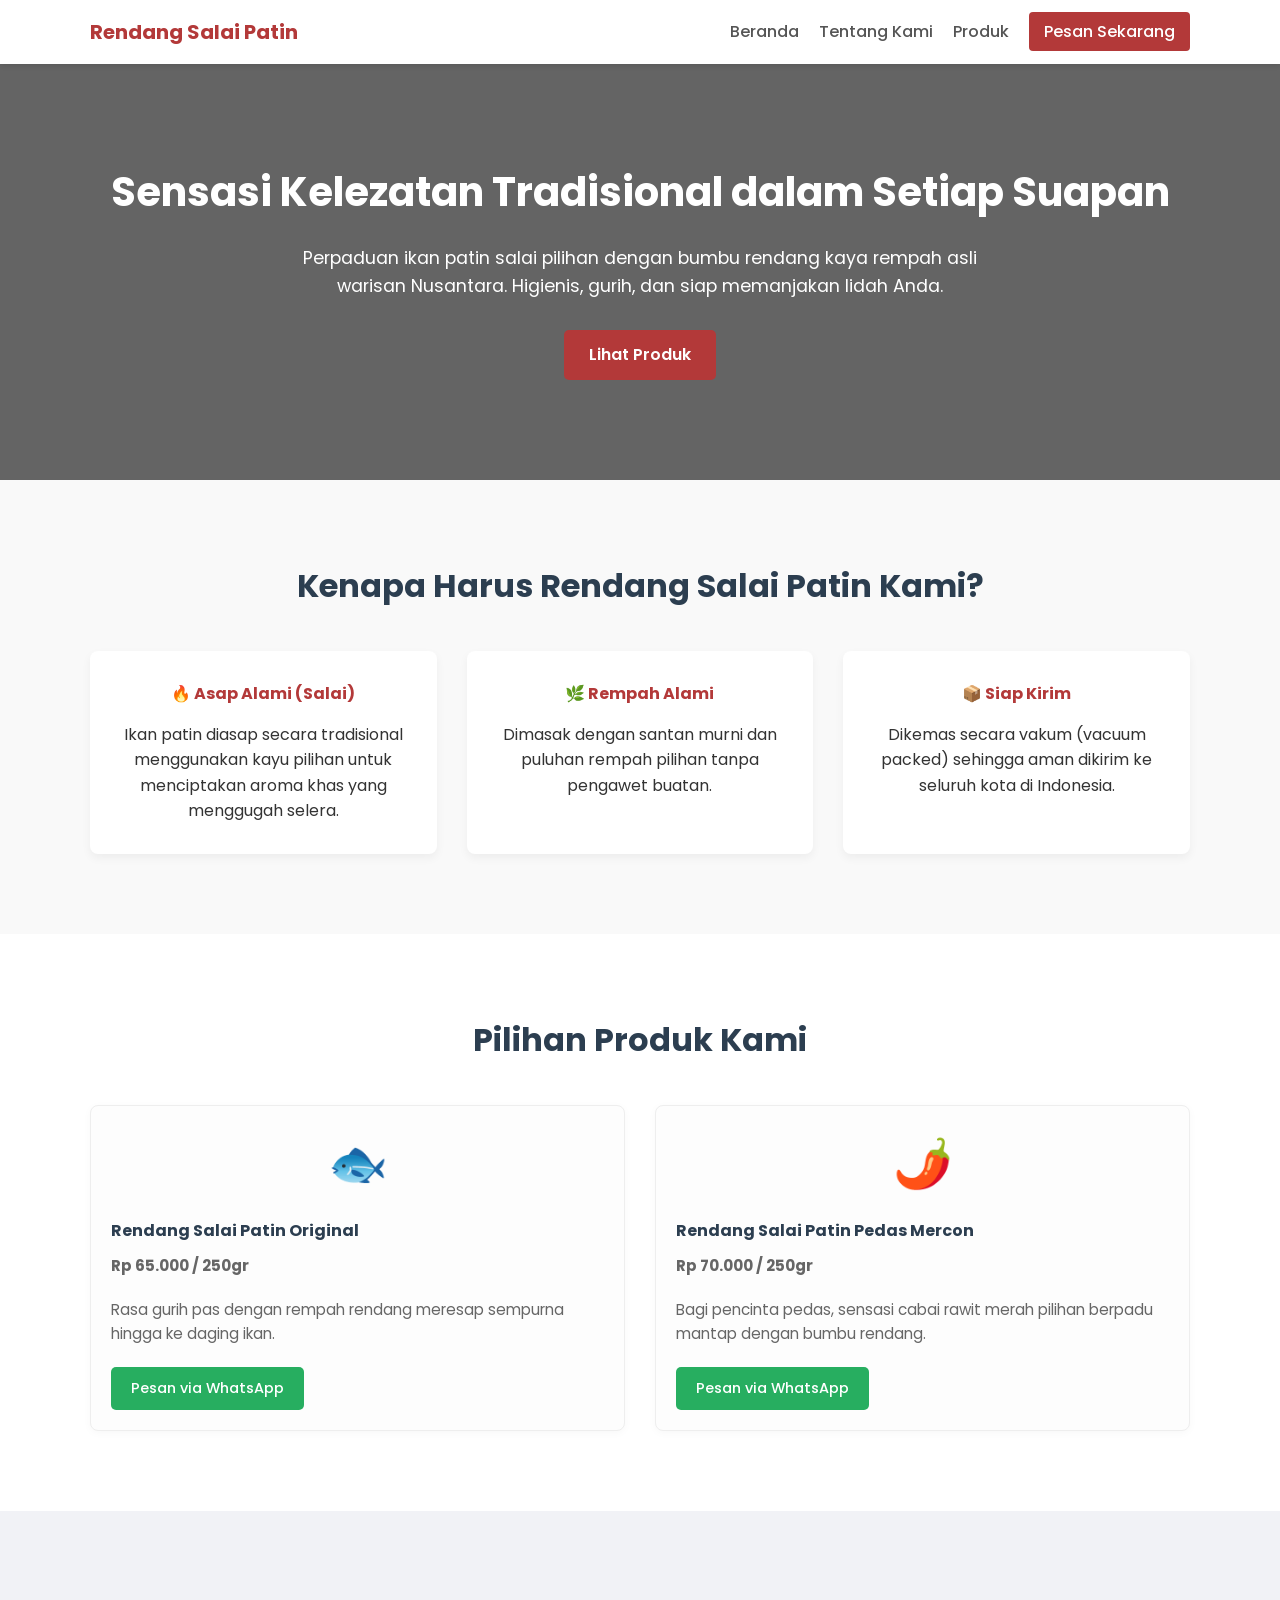
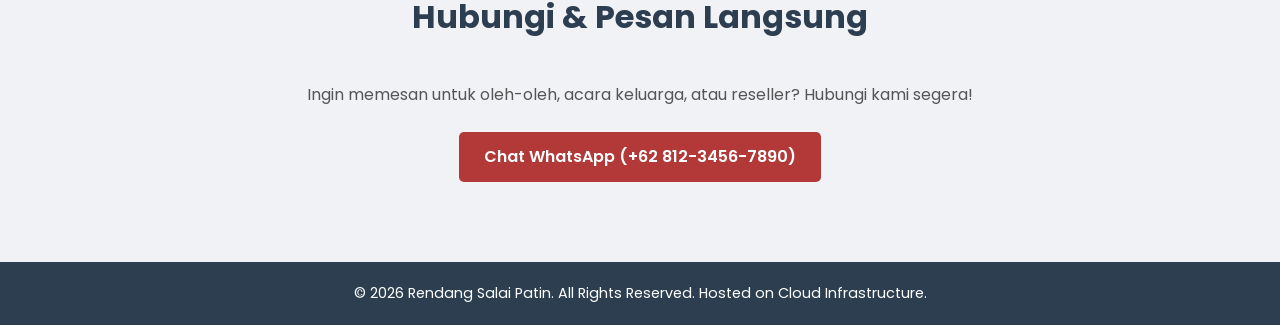
<file: index.html>
<!DOCTYPE html>
<html lang="id">
<head>
    <meta charset="UTF-8">
    <meta name="viewport" content="width=device-width, initial-scale=1.0">
    <title>Rendang Salai Patin - Autentik & Lezat Khas Nusantara</title>
    <link rel="stylesheet" href="style.css">
    <!-- Google Fonts -->
    <link href="https://fonts.googleapis.com/css2?family=Poppins:wght@300;400;600;700&display=swap" rel="stylesheet">
</head>
<body>

    <!-- Navbar -->
    <header class="navbar">
        <div class="container">
            <h1 class="logo">Rendang Salai Patin</h1>
            <nav>
                <ul>
                    <li><a href="#hero">Beranda</a></li>
                    <li><a href="#about">Tentang Kami</a></li>
                    <li><a href="#products">Produk</a></li>
                    <li><a href="#contact" class="btn-nav">Pesan Sekarang</a></li>
                </ul>
            </nav>
        </div>
    </header>

    <!-- Hero Section -->
    <section id="hero" class="hero">
        <div class="container hero-content">
            <h2>Sensasi Kelezatan Tradisional dalam Setiap Suapan</h2>
            <p>Perpaduan ikan patin salai pilihan dengan bumbu rendang kaya rempah asli warisan Nusantara. Higienis, gurih, dan siap memanjakan lidah Anda.</p>
            <a href="#products" class="btn-primary">Lihat Produk</a>
        </div>
    </section>

    <!-- About Section -->
    <section id="about" class="about">
        <div class="container">
            <h3>Kenapa Harus Rendang Salai Patin Kami?</h3>
            <div class="features-grid">
                <div class="feature-card">
                    <h4>🔥 Asap Alami (Salai)</h4>
                    <p>Ikan patin diasap secara tradisional menggunakan kayu pilihan untuk menciptakan aroma khas yang menggugah selera.</p>
                </div>
                <div class="feature-card">
                    <h4>🌿 Rempah Alami</h4>
                    <p>Dimasak dengan santan murni dan puluhan rempah pilihan tanpa pengawet buatan.</p>
                </div>
                <div class="feature-card">
                    <h4>📦 Siap Kirim</h4>
                    <p>Dikemas secara vakum (vacuum packed) sehingga aman dikirim ke seluruh kota di Indonesia.</p>
                </div>
            </div>
        </div>
    </section>

    <!-- Products Section -->
    <section id="products" class="products">
        <div class="container">
            <h3>Pilihan Produk Kami</h3>
            <div class="product-grid">
                <div class="product-card">
                    <div class="product-img">🐟</div>
                    <h4>Rendang Salai Patin Original</h4>
                    <p class="price">Rp 65.000 / 250gr</p>
                    <p>Rasa gurih pas dengan rempah rendang meresap sempurna hingga ke daging ikan.</p>
                    <a href="https://wa.me/6281234567890?text=Halo,%20saya%20tertarik%20memesan%20Rendang%20Salai%20Patin%20Original" class="btn-secondary" target="_blank">Pesan via WhatsApp</a>
                </div>
                <div class="product-card">
                    <div class="product-img">🌶️</div>
                    <h4>Rendang Salai Patin Pedas Mercon</h4>
                    <p class="price">Rp 70.000 / 250gr</p>
                    <p>Bagi pencinta pedas, sensasi cabai rawit merah pilihan berpadu mantap dengan bumbu rendang.</p>
                    <a href="https://wa.me/6281234567890?text=Halo,%20saya%20tertarik%20memesan%20Rendang%20Salai%20Patin%20Pedas%20Mercon" class="btn-secondary" target="_blank">Pesan via WhatsApp</a>
                </div>
            </div>
        </div>
    </section>

    <!-- Contact Section -->
    <section id="contact" class="contact">
        <div class="container">
            <h3>Hubungi & Pesan Langsung</h3>
            <p>Ingin memesan untuk oleh-oleh, acara keluarga, atau reseller? Hubungi kami segera!</p>
            <a href="https://wa.me/6281234567890" class="btn-primary" target="_blank">Chat WhatsApp (+62 812-3456-7890)</a>
        </div>
    </section>

    <!-- Footer -->
    <footer>
        <div class="container">
            <p>&copy; 2026 Rendang Salai Patin. All Rights Reserved. Hosted on Cloud Infrastructure.</p>
        </div>
    </footer>

</body>
          </html>
</file>
<file: style.css>
/* Reset & Base Styles */
* {
    margin: 0;
    padding: 0;
    box-sizing: border-box;
}

body {
    font-family: 'Poppins', sans-serif;
    color: #333;
    background-color: #f9f9f9;
    line-height: 1.6;
}

.container {
    width: 90%;
    max-width: 1100px;
    margin: 0 auto;
}

/* Navbar */
.navbar {
    background: #fff;
    box-shadow: 0 2px 5px rgba(0,0,0,0.1);
    position: fixed;
    width: 100%;
    top: 0;
    z-index: 1000;
}

.navbar .container {
    display: flex;
    justify-content: space-between;
    align-items: center;
    padding: 1rem 0;
}

.logo {
    font-size: 1.25rem;
    color: #b33939;
    font-weight: 700;
}

.navbar nav ul {
    list-style: none;
    display: flex;
    align-items: center;
    gap: 20px;
}

.navbar nav a {
    text-decoration: none;
    color: #555;
    font-weight: 500;
    transition: color 0.3s;
}

.navbar nav a:hover {
    color: #b33939;
}

.btn-nav {
    background: #b33939;
    color: #fff !important;
    padding: 8px 15px;
    border-radius: 4px;
}

/* Hero Section */
.hero {
    background: linear-gradient(rgba(0,0,0,0.6), rgba(0,0,0,0.6)), url('https://images.unsplash.com/photo-1555396273-367ea4eb4db5?auto=format&fit=crop&w=1200&q=80') no-repeat center center/cover;
    color: #fff;
    padding: 160px 0 100px;
    text-align: center;
}

.hero-content h2 {
    font-size: 2.5rem;
    margin-bottom: 20px;
}

.hero-content p {
    font-size: 1.1rem;
    margin-bottom: 30px;
    max-width: 700px;
    margin-left: auto;
    margin-right: auto;
}

/* Buttons */
.btn-primary {
    display: inline-block;
    background: #b33939;
    color: #fff;
    padding: 12px 25px;
    border-radius: 5px;
    text-decoration: none;
    font-weight: 600;
    transition: background 0.3s;
}

.btn-primary:hover {
    background: #8b2626;
}

.btn-secondary {
    display: inline-block;
    background: #27ae60;
    color: #fff;
    padding: 10px 20px;
    border-radius: 5px;
    text-decoration: none;
    font-weight: 500;
    font-size: 0.9rem;
    transition: background 0.3s;
}

.btn-secondary:hover {
    background: #219653;
}

/* About Section */
.about, .products, .contact {
    padding: 80px 0;
    text-align: center;
}

.about h3, .products h3, .contact h3 {
    font-size: 2rem;
    margin-bottom: 40px;
    color: #2c3e50;
}

.features-grid {
    display: grid;
    grid-template-columns: repeat(auto-fit, minmax(300px, 1fr));
    gap: 30px;
}

.feature-card {
    background: #fff;
    padding: 30px;
    border-radius: 8px;
    box-shadow: 0 4px 10px rgba(0,0,0,0.05);
}

.feature-card h4 {
    margin-bottom: 15px;
    color: #b33939;
}

/* Products Section */
.products {
    background: #fff;
}

.product-grid {
    display: grid;
    grid-template-columns: repeat(auto-fit, minmax(280px, 1fr));
    gap: 30px;
    text-align: left;
}

.product-card {
    background: #fdfdfd;
    border: 1px solid #eee;
    border-radius: 8px;
    padding: 20px;
    box-shadow: 0 2px 8px rgba(0,0,0,0.03);
}

.product-img {
    font-size: 3rem;
    text-align: center;
    margin-bottom: 15px;
}

.product-card h4 {
    margin-bottom: 10px;
    color: #2c3e50;
}

.price {
    font-weight: 700;
    color: #e67e22;
    margin-bottom: 10px;
}

.product-card p {
    font-size: 0.95rem;
    color: #666;
    margin-bottom: 20px;
}

/* Contact Section */
.contact {
    background: #f1f2f6;
}

.contact p {
    margin-bottom: 25px;
    color: #555;
}

/* Footer */
footer {
    background: #2c3e50;
    color: #fff;
    text-align: center;
    padding: 20px 0;
    font-size: 0.9rem;
}

/* Error Page Styling */
.error-body {
    display: flex;
    justify-content: center;
    align-items: center;
    height: 100vh;
    background: #f8f9fa;
    text-align: center;
}

.error-container h1 {
    font-size: 6rem;
    color: #b33939;
    margin-bottom: 0;
}

.error-container h2 {
    font-size: 1.8rem;
    margin-bottom: 15px;
    color: #2c3e50;
}

.error-container p {
    color: #666;
    margin-bottom: 25px;
  }
</file>
